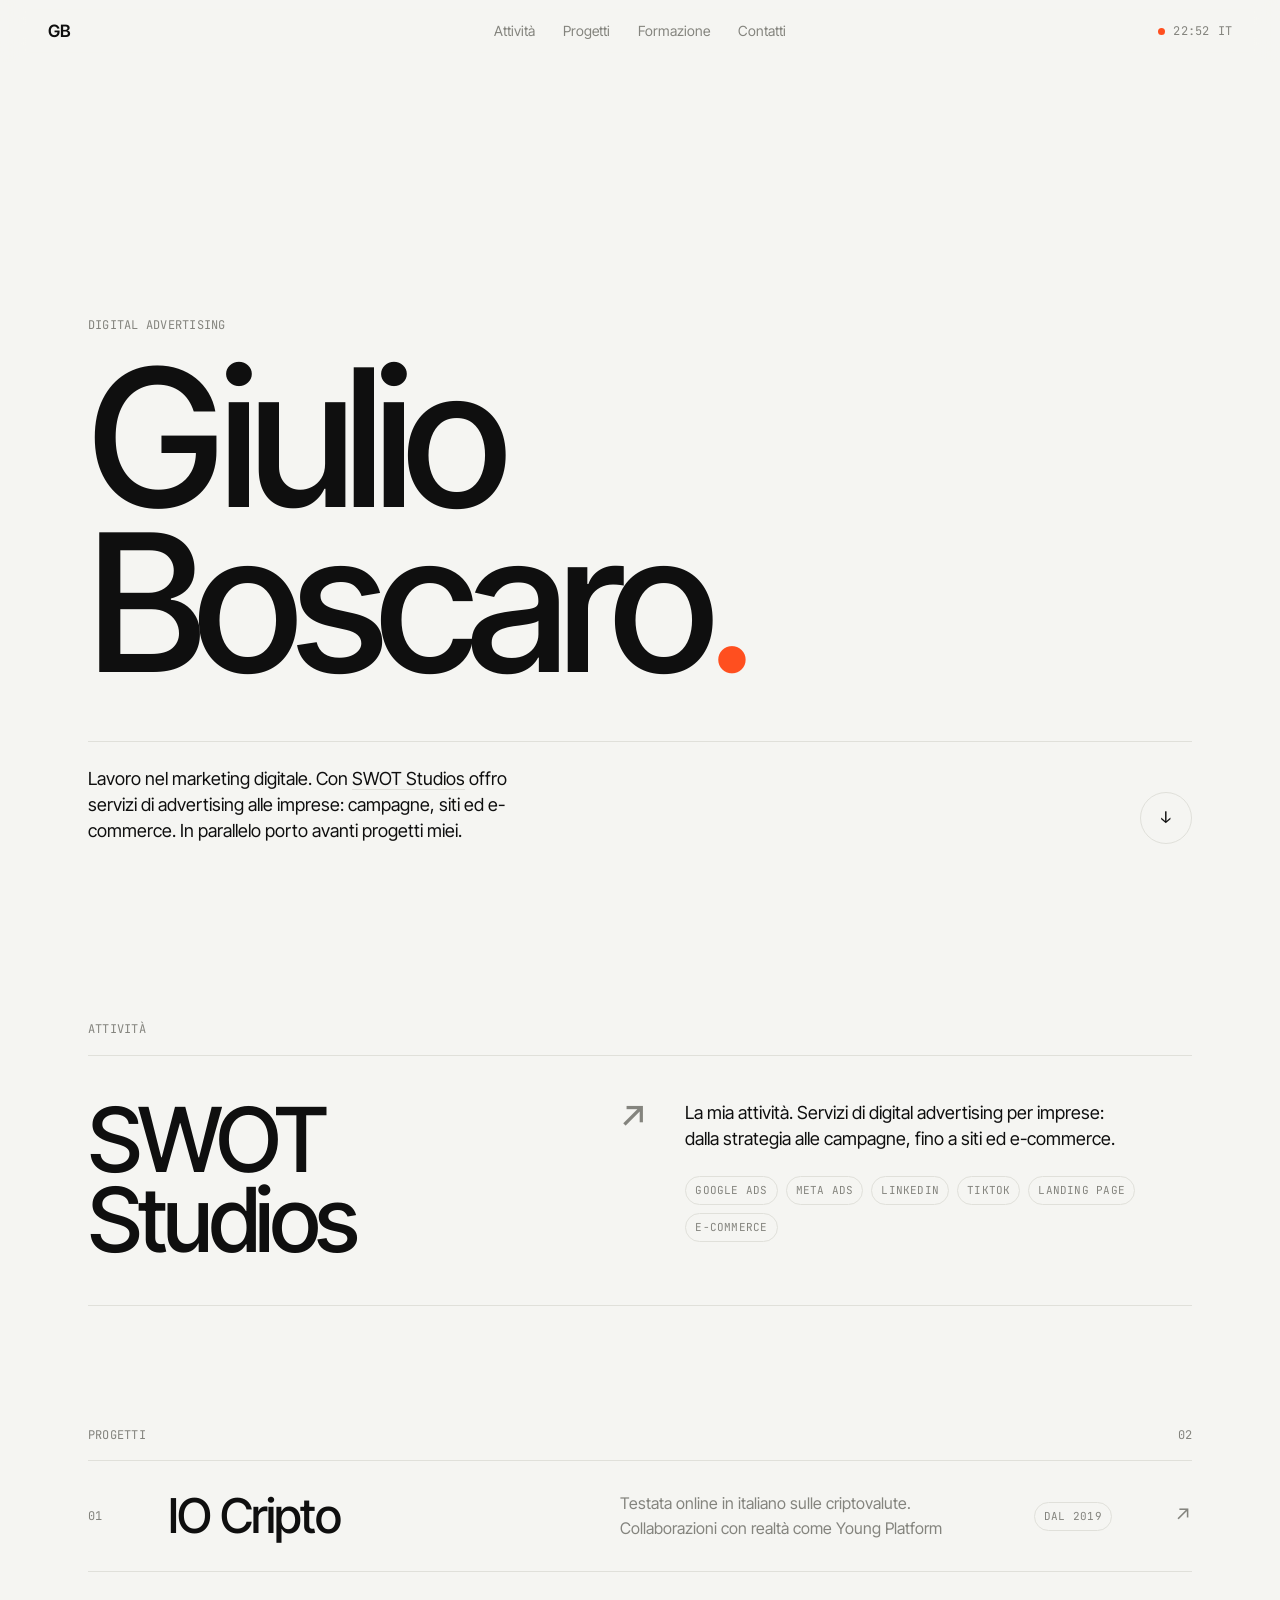
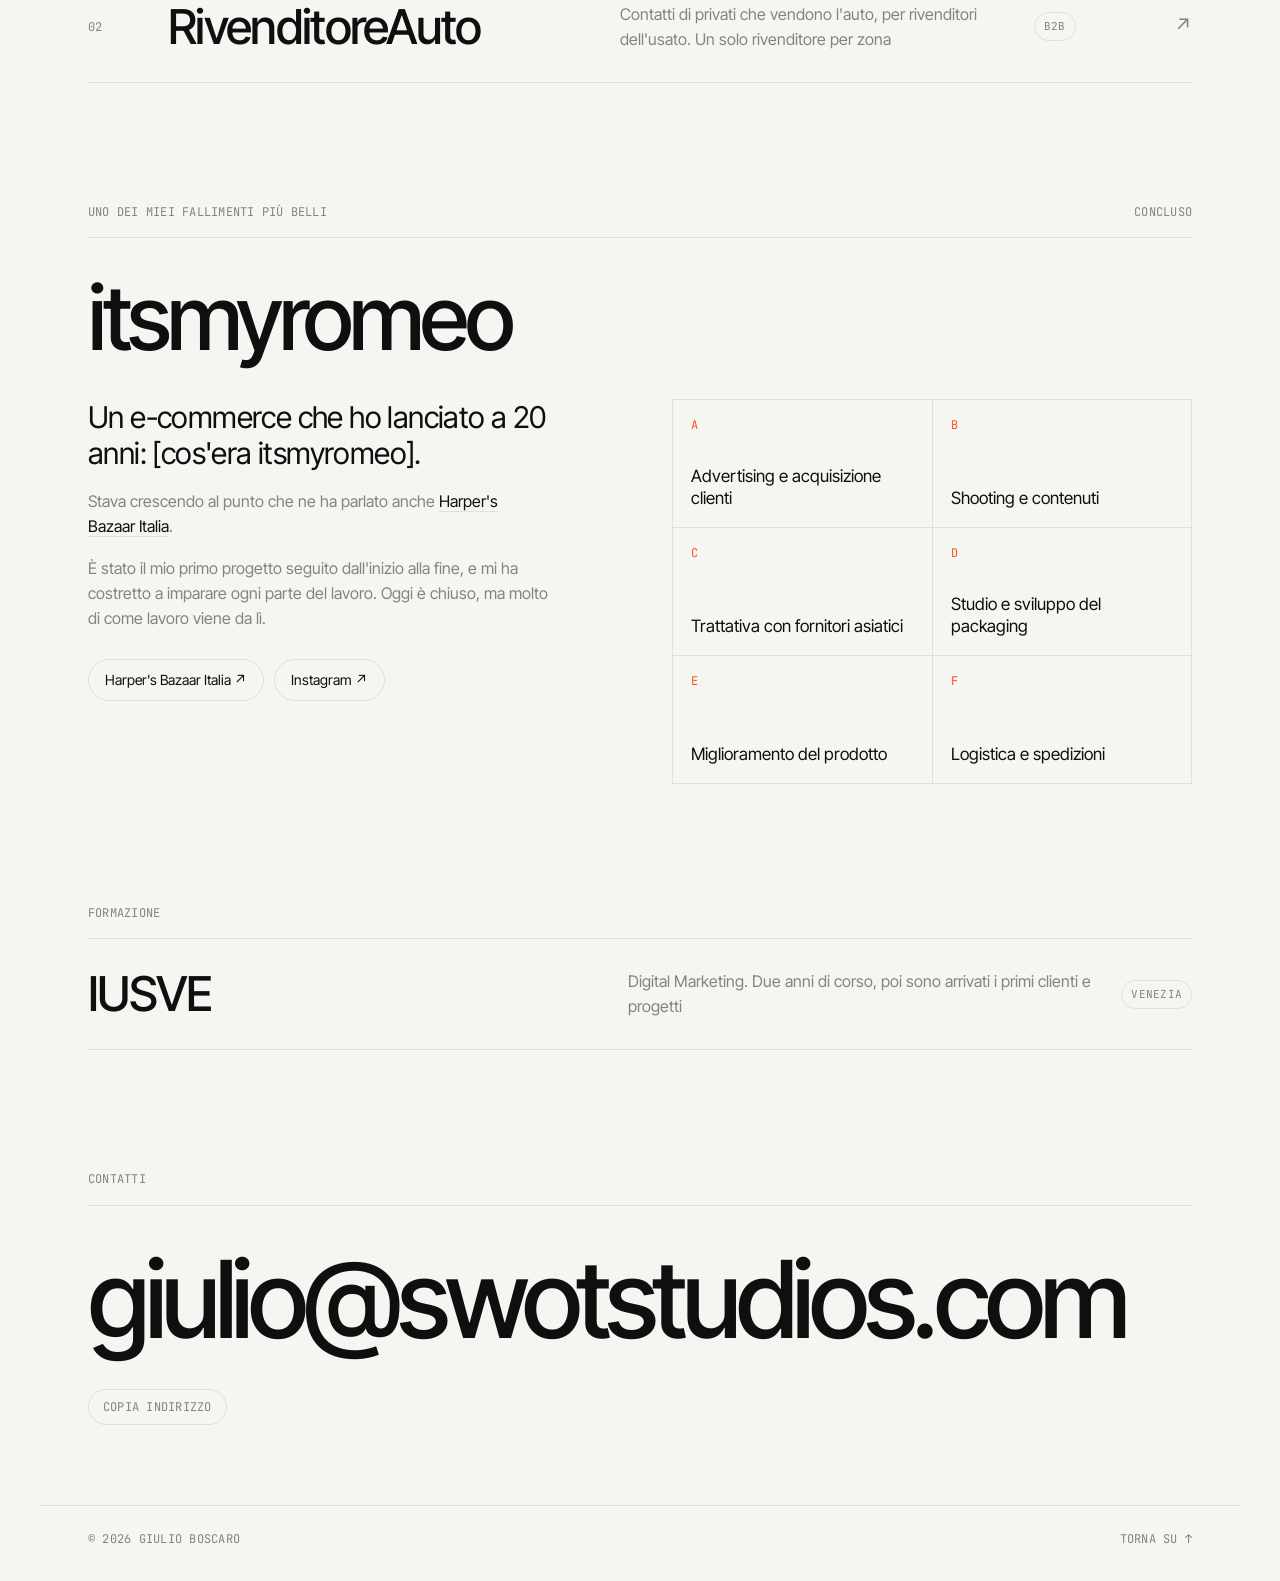
<file: index.html>
<!doctype html>
<html lang="it">
<head>
  <meta charset="utf-8">
  <meta name="viewport" content="width=device-width, initial-scale=1">
  <title>Giulio Boscaro</title>
  <meta name="description" content="Giulio Boscaro — digital advertising, progetti e formazione.">
  <meta property="og:title" content="Giulio Boscaro">
  <meta property="og:description" content="Digital advertising, progetti e formazione.">
  <meta property="og:type" content="website">
  <link rel="icon" href="favicon.svg" type="image/svg+xml">
  <link rel="preconnect" href="https://fonts.googleapis.com">
  <link rel="preconnect" href="https://fonts.gstatic.com" crossorigin>
  <link href="https://fonts.googleapis.com/css2?family=Inter+Tight:wght@400;500;600&family=JetBrains+Mono:wght@400;500&display=swap" rel="stylesheet">
  <link rel="stylesheet" href="styles.css">
</head>
<body>
  <header class="bar">
    <a href="#" class="mark">GB</a>
    <nav>
      <a href="#attivita">Attività</a>
      <a href="#progetti">Progetti</a>
      <a href="#formazione">Formazione</a>
      <a href="#contatti">Contatti</a>
    </nav>
    <span class="clock mono" aria-label="Ora in Italia"><span class="dot"></span><span id="clock">--:--</span> IT</span>
  </header>

  <main>
    <!-- HERO -->
    <section class="hero">
      <p class="label mono reveal">Digital advertising</p>
      <h1 class="reveal">
        <span>Giulio</span>
        <span>Boscaro<span class="accent">.</span></span>
      </h1>
      <div class="hero-foot">
        <p class="bio reveal">
          Lavoro nel marketing digitale. Con
          <a href="https://swotstudios.com" target="_blank" rel="noopener">SWOT Studios</a>
          offro servizi di advertising alle imprese: campagne, siti ed e-commerce.
          In parallelo porto avanti progetti miei.
        </p>
        <a href="#attivita" class="scroll mono reveal" aria-label="Vai all'attività">↓</a>
      </div>
    </section>

    <!-- ATTIVITÀ -->
    <section id="attivita" class="section">
      <div class="section-head reveal">
        <h2 class="label mono">Attività</h2>
      </div>

      <a href="https://swotstudios.com" target="_blank" rel="noopener" class="business reveal" data-cursor="Visita">
        <span class="b-name">SWOT Studios<span class="p-arrow" aria-hidden="true">↗</span></span>
        <span class="b-body">
          <span class="b-desc">
            La mia attività. Servizi di digital advertising per imprese:
            dalla strategia alle campagne, fino a siti ed e-commerce.
          </span>
          <span class="b-tags">
            <span class="p-tag mono">Google Ads</span>
            <span class="p-tag mono">Meta Ads</span>
            <span class="p-tag mono">LinkedIn</span>
            <span class="p-tag mono">TikTok</span>
            <span class="p-tag mono">Landing page</span>
            <span class="p-tag mono">E-commerce</span>
          </span>
        </span>
      </a>
    </section>

    <!-- PROGETTI -->
    <section id="progetti" class="section">
      <div class="section-head reveal">
        <h2 class="label mono">Progetti</h2>
        <span class="count mono">02</span>
      </div>

      <ul class="projects">
        <li class="reveal">
          <a href="https://iocripto.com" target="_blank" rel="noopener" class="project" data-cursor="Visita">
            <span class="num mono">01</span>
            <span class="p-name">IO Cripto</span>
            <span class="p-desc">Testata online in italiano sulle criptovalute. Collaborazioni con realtà come Young Platform</span>
            <span class="p-tag mono">Dal 2019</span>
            <span class="p-arrow" aria-hidden="true">↗</span>
          </a>
        </li>
        <li class="reveal">
          <a href="https://rivenditoreauto.com" target="_blank" rel="noopener" class="project" data-cursor="Visita">
            <span class="num mono">02</span>
            <span class="p-name">RivenditoreAuto</span>
            <span class="p-desc">Contatti di privati che vendono l'auto, per rivenditori dell'usato. Un solo rivenditore per zona</span>
            <span class="p-tag mono">B2B</span>
            <span class="p-arrow" aria-hidden="true">↗</span>
          </a>
        </li>
      </ul>
    </section>

    <!-- ITSMYROMEO -->
    <section id="itsmyromeo" class="section case">
      <div class="section-head reveal">
        <h2 class="label mono">Uno dei miei fallimenti più belli</h2>
        <span class="count mono">Concluso</span>
      </div>

      <p class="case-name reveal">itsmyromeo</p>

      <div class="case-grid">
        <div class="case-text reveal">
          <!-- TODO: cos'era itsmyromeo (prodotto e messaggio) -->
          <p class="case-lead">
            Un e-commerce che ho lanciato a 20 anni: [cos'era itsmyromeo].
          </p>
          <p>
            Stava crescendo al punto che ne ha parlato anche
            <a href="https://www.harpersbazaar.com/it/cultura/costume/a39582078/itsmyromeo-cos-e-violenza-sulle-donne/" target="_blank" rel="noopener">Harper's Bazaar Italia</a>.
          </p>
          <p>
            È stato il mio primo progetto seguito dall'inizio alla fine, e mi ha
            costretto a imparare ogni parte del lavoro. Oggi è chiuso, ma molto
            di come lavoro viene da lì.
          </p>
          <p class="links">
            <a href="https://www.harpersbazaar.com/it/cultura/costume/a39582078/itsmyromeo-cos-e-violenza-sulle-donne/" target="_blank" rel="noopener">Harper's Bazaar Italia ↗</a>
            <a href="https://www.instagram.com/itsmyromeofficial/" target="_blank" rel="noopener">Instagram ↗</a>
          </p>
        </div>

        <ol class="skills reveal">
          <li><span class="mono">A</span>Advertising e acquisizione clienti</li>
          <li><span class="mono">B</span>Shooting e contenuti</li>
          <li><span class="mono">C</span>Trattativa con fornitori asiatici</li>
          <li><span class="mono">D</span>Studio e sviluppo del packaging</li>
          <li><span class="mono">E</span>Miglioramento del prodotto</li>
          <li><span class="mono">F</span>Logistica e spedizioni</li>
        </ol>
      </div>
    </section>

    <!-- FORMAZIONE -->
    <section id="formazione" class="section">
      <div class="section-head reveal">
        <h2 class="label mono">Formazione</h2>
      </div>
      <div class="edu reveal">
        <span class="p-name">IUSVE</span>
        <span class="p-desc">Digital Marketing. Due anni di corso, poi sono arrivati i primi clienti e progetti</span>
        <span class="p-tag mono">Venezia</span>
      </div>
    </section>

    <!-- CONTATTI -->
    <section id="contatti" class="section contact">
      <div class="section-head reveal">
        <h2 class="label mono">Contatti</h2>
      </div>
      <a href="mailto:giulio@swotstudios.com" class="mail reveal">giulio<wbr>@swotstudios.com</a>
      <button type="button" class="copy mono reveal" data-copy="giulio@swotstudios.com">Copia indirizzo</button>
    </section>
  </main>

  <footer class="mono">
    <span>© <span id="year">2026</span> Giulio Boscaro</span>
    <a href="#">Torna su ↑</a>
  </footer>

  <div class="cursor mono" aria-hidden="true"></div>

  <script src="main.js"></script>
</body>
</html>
</file>
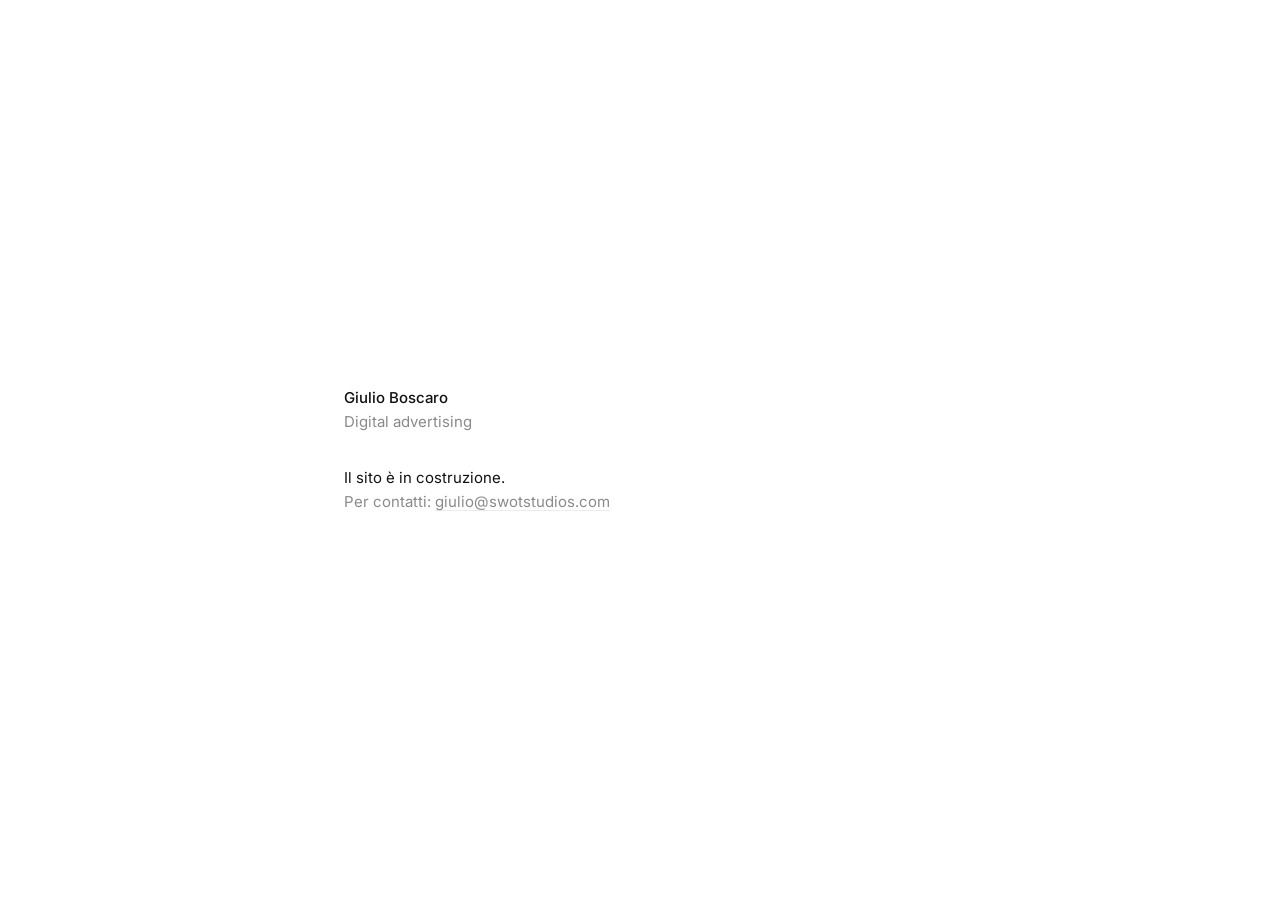
<file: manutenzione.html>
<!doctype html>
<html lang="it">
<head>
  <meta charset="utf-8">
  <meta name="viewport" content="width=device-width, initial-scale=1">
  <meta name="robots" content="noindex">
  <title>Giulio Boscaro</title>
  <link rel="icon" href="/favicon.svg" type="image/svg+xml">
  <link rel="preconnect" href="https://fonts.googleapis.com">
  <link rel="preconnect" href="https://fonts.gstatic.com" crossorigin>
  <link href="https://fonts.googleapis.com/css2?family=Inter:wght@400;500&display=swap" rel="stylesheet">
  <style>
    :root { --bg: #ffffff; --fg: #111111; --muted: #8a8a8a; --line: #ececec; }
    @media (prefers-color-scheme: dark) {
      :root { --bg: #0e0e0e; --fg: #ededed; --muted: #7a7a7a; --line: #222222; }
    }
    * { box-sizing: border-box; }
    body {
      margin: 0;
      min-height: 100vh;
      display: grid;
      place-items: center;
      background: var(--bg);
      color: var(--fg);
      font: 400 15px/1.6 Inter, system-ui, -apple-system, sans-serif;
      -webkit-font-smoothing: antialiased;
    }
    main { max-width: 640px; width: 100%; padding: 24px; }
    h1 { margin: 0; font-size: 15px; font-weight: 500; }
    p { margin: 0; color: var(--muted); }
    .note { margin-top: 32px; color: var(--fg); }
    a {
      color: inherit;
      text-decoration: underline;
      text-decoration-color: var(--line);
      text-underline-offset: 3px;
      transition: text-decoration-color .2s;
    }
    a:hover { text-decoration-color: var(--fg); }
  </style>
</head>
<body>
  <main>
    <h1>Giulio Boscaro</h1>
    <p>Digital advertising</p>
    <p class="note">Il sito è in costruzione.</p>
    <p>Per contatti: <a href="mailto:giulio@swotstudios.com">giulio@swotstudios.com</a></p>
  </main>
</body>
</html>
</file>
<file: styles.css>
:root {
  --bg: #f5f5f2;
  --fg: #0f0f0f;
  --muted: #84847e;
  --line: #e0e0da;
  --surface: #ecece7;
  --accent: #ff4f1f;
  --max: 1200px;
  --pad: clamp(16px, 4vw, 48px);
  --ease: cubic-bezier(.2, .7, .1, 1);
}

@media (prefers-color-scheme: dark) {
  :root {
    --bg: #0d0d0c;
    --fg: #efefea;
    --muted: #75756f;
    --line: #232321;
    --surface: #161615;
    --accent: #ff6a3d;
  }
}

* { box-sizing: border-box; }

html { scroll-behavior: smooth; }

body {
  margin: 0;
  background: var(--bg);
  color: var(--fg);
  font: 400 16px/1.55 "Inter Tight", system-ui, -apple-system, sans-serif;
  -webkit-font-smoothing: antialiased;
  overflow-x: hidden;
}

::selection { background: var(--accent); color: #fff; }

a { color: inherit; text-decoration: none; }

.mono {
  font-family: "JetBrains Mono", ui-monospace, monospace;
  font-size: 12px;
  letter-spacing: .02em;
  text-transform: uppercase;
}

.label { margin: 0; font-weight: 400; color: var(--muted); }

.accent { color: var(--accent); }

/* barra in alto */
.bar {
  position: fixed;
  top: 0; left: 0; right: 0;
  z-index: 20;
  display: grid;
  grid-template-columns: 1fr auto 1fr;
  align-items: center;
  padding: 18px var(--pad);
  background: color-mix(in srgb, var(--bg) 80%, transparent);
  backdrop-filter: blur(12px);
  -webkit-backdrop-filter: blur(12px);
}

.mark { font-weight: 600; font-size: 17px; letter-spacing: -.02em; }

.bar nav { display: flex; gap: 28px; font-size: 14px; }

.bar nav a { color: var(--muted); transition: color .2s; }
.bar nav a:hover { color: var(--fg); }

.clock {
  justify-self: end;
  display: inline-flex;
  align-items: center;
  gap: 8px;
  color: var(--muted);
}

.dot {
  width: 7px; height: 7px;
  border-radius: 50%;
  background: var(--accent);
  animation: pulse 2s ease-in-out infinite;
}

@keyframes pulse {
  50% { opacity: .3; }
}

main, footer {
  max-width: var(--max);
  margin: 0 auto;
  padding-left: var(--pad);
  padding-right: var(--pad);
}

/* hero */
.hero {
  min-height: 100svh;
  display: flex;
  flex-direction: column;
  justify-content: flex-end;
  padding: 120px 0 56px;
}

h1 {
  margin: 20px 0 0;
  font-weight: 500;
  font-size: clamp(64px, 15vw, 210px);
  line-height: .86;
  letter-spacing: -.055em;
}

h1 > span { display: block; }

.hero-foot {
  margin-top: 56px;
  padding-top: 24px;
  border-top: 1px solid var(--line);
  display: flex;
  justify-content: space-between;
  align-items: flex-end;
  gap: 32px;
}

.bio {
  margin: 0;
  max-width: 460px;
  font-size: 18px;
  line-height: 1.45;
}

.bio a {
  background: linear-gradient(var(--accent), var(--accent)) 0 100% / 0 1px no-repeat;
  border-bottom: 1px solid var(--line);
  transition: background-size .4s var(--ease);
}

.bio a:hover { background-size: 100% 1px; }

.scroll {
  width: 52px; height: 52px;
  flex: none;
  display: grid;
  place-items: center;
  border: 1px solid var(--line);
  border-radius: 50%;
  font-size: 16px;
  transition: background .3s, color .3s, border-color .3s;
}

.scroll:hover { background: var(--fg); color: var(--bg); border-color: var(--fg); }

/* sezioni */
.section { padding: 120px 0 0; }

.section-head {
  display: flex;
  justify-content: space-between;
  padding-bottom: 16px;
  border-bottom: 1px solid var(--line);
}

.count { color: var(--muted); }

/* progetti */
.projects { list-style: none; margin: 0; padding: 0; }

.project,
.edu {
  position: relative;
  display: grid;
  grid-template-columns: 56px minmax(0, 1.1fr) minmax(0, 1fr) 110px 24px;
  align-items: center;
  gap: 24px;
  padding: 30px 0;
  border-bottom: 1px solid var(--line);
}

.edu { grid-template-columns: minmax(0, 1.1fr) minmax(0, 1fr) auto; }

.project::before {
  content: "";
  position: absolute;
  inset: 0 calc(var(--pad) * -1);
  background: var(--surface);
  transform: scaleY(0);
  transform-origin: bottom;
  transition: transform .45s var(--ease);
  z-index: -1;
}

.project:hover::before { transform: scaleY(1); }

.num { color: var(--muted); }

.p-name {
  font-size: clamp(28px, 4vw, 48px);
  font-weight: 500;
  letter-spacing: -.035em;
  line-height: 1;
  transition: transform .45s var(--ease);
}

.project:hover .p-name { transform: translateX(10px); }

.p-desc { color: var(--muted); }

.p-tag {
  justify-self: start;
  padding: 5px 9px;
  border: 1px solid var(--line);
  border-radius: 999px;
  color: var(--muted);
  font-size: 11px;
}

.edu .p-tag { justify-self: end; }

.p-arrow {
  justify-self: end;
  font-size: 20px;
  color: var(--muted);
  transition: transform .45s var(--ease), color .3s;
}

.project:hover .p-arrow { color: var(--accent); transform: translate(3px, -3px); }
.project[href^="#"]:hover .p-arrow { transform: translateY(4px); }

/* attività */
.business {
  position: relative;
  display: grid;
  grid-template-columns: minmax(0, 1.1fr) minmax(0, 1fr);
  gap: 40px;
  padding: 44px 0;
  border-bottom: 1px solid var(--line);
}

.business::before {
  content: "";
  position: absolute;
  inset: 0 calc(var(--pad) * -1);
  background: var(--surface);
  transform: scaleY(0);
  transform-origin: bottom;
  transition: transform .45s var(--ease);
  z-index: -1;
}

.business:hover::before { transform: scaleY(1); }

.b-name {
  display: flex;
  align-items: flex-start;
  gap: 14px;
  font-size: clamp(44px, 7vw, 96px);
  font-weight: 500;
  letter-spacing: -.05em;
  line-height: .9;
}

.b-name .p-arrow { font-size: .4em; margin-top: .1em; }
.business:hover .p-arrow { color: var(--accent); transform: translate(3px, -3px); }

.b-desc {
  display: block;
  font-size: 18px;
  line-height: 1.45;
  max-width: 440px;
}

.b-tags {
  display: flex;
  flex-wrap: wrap;
  gap: 8px;
  margin-top: 24px;
}

/* caso itsmyromeo */
.case-name {
  margin: 40px 0 0;
  font-size: clamp(44px, 7vw, 96px);
  font-weight: 500;
  letter-spacing: -.05em;
  line-height: .9;
}

.case-grid {
  display: grid;
  grid-template-columns: 1fr 1fr;
  gap: 64px;
  padding-top: 40px;
}

.case-text p { margin: 0 0 18px; color: var(--muted); max-width: 460px; }

.case-text p a {
  color: var(--fg);
  border-bottom: 1px solid var(--line);
  transition: border-color .2s;
}

.case-text p a:hover { border-color: var(--accent); }

.case-text .case-lead {
  color: var(--fg);
  font-size: clamp(22px, 2.6vw, 30px);
  line-height: 1.2;
  letter-spacing: -.02em;
}

.links { display: flex; flex-wrap: wrap; gap: 10px; margin-top: 28px !important; }

.links a {
  padding: 9px 16px;
  border: 1px solid var(--line);
  border-radius: 999px;
  color: var(--fg);
  font-size: 14px;
  transition: background .3s, color .3s, border-color .3s;
}

.links a:hover { background: var(--fg); color: var(--bg); border-color: var(--fg); }

.skills {
  list-style: none;
  margin: 0;
  padding: 0;
  display: grid;
  grid-template-columns: 1fr 1fr;
  border-top: 1px solid var(--line);
  border-left: 1px solid var(--line);
}

.skills li {
  display: flex;
  flex-direction: column;
  justify-content: space-between;
  gap: 28px;
  min-height: 128px;
  padding: 18px;
  border-right: 1px solid var(--line);
  border-bottom: 1px solid var(--line);
  font-size: 17px;
  line-height: 1.25;
  transition: background .3s;
}

.skills li:hover { background: var(--surface); }
.skills li span { color: var(--accent); }

/* contatti */
.contact { padding-bottom: 80px; }

.mail {
  display: inline-block;
  margin-top: 40px;
  font-size: clamp(36px, 8.4vw, 116px);
  font-weight: 500;
  letter-spacing: -.05em;
  line-height: 1;
  background: linear-gradient(var(--accent), var(--accent)) 0 100% / 0 3px no-repeat;
  padding-bottom: 8px;
  transition: background-size .6s var(--ease), color .3s;
}

.mail:hover { background-size: 100% 3px; }

.copy {
  display: block;
  margin-top: 28px;
  padding: 9px 14px;
  background: none;
  border: 1px solid var(--line);
  border-radius: 999px;
  color: var(--muted);
  cursor: pointer;
  transition: color .2s, border-color .2s;
}

.copy:hover { color: var(--fg); border-color: var(--fg); }
.copy.done { color: var(--accent); border-color: var(--accent); }

footer {
  display: flex;
  justify-content: space-between;
  padding-top: 24px;
  padding-bottom: 32px;
  border-top: 1px solid var(--line);
  color: var(--muted);
}

footer a:hover { color: var(--fg); }

/* etichetta che segue il cursore */
.cursor {
  position: fixed;
  top: 0; left: 0;
  z-index: 30;
  padding: 8px 12px;
  border-radius: 999px;
  background: var(--accent);
  color: #fff;
  pointer-events: none;
  opacity: 0;
  transform: translate(-50%, -50%) scale(.6);
  transition: opacity .25s, transform .25s var(--ease);
}

.cursor.on { opacity: 1; transform: translate(-50%, -50%) scale(1); }

/* animazioni d'ingresso */
.js .reveal {
  opacity: 0;
  transform: translateY(24px);
  transition: opacity .9s var(--ease), transform .9s var(--ease);
  transition-delay: var(--d, 0s);
}

.js .reveal.in { opacity: 1; transform: none; }

@media (prefers-reduced-motion: reduce) {
  html { scroll-behavior: auto; }
  .js .reveal { opacity: 1; transform: none; transition: none; }
  .dot { animation: none; }
}

/* tablet */
@media (max-width: 900px) {
  .project { grid-template-columns: 40px 1fr auto 24px; }
  .project .p-desc { grid-column: 2 / -1; grid-row: 2; margin-top: -12px; }
  .case-grid { grid-template-columns: 1fr; gap: 40px; }
  .business { grid-template-columns: 1fr; gap: 24px; }
}

/* mobile */
@media (max-width: 600px) {
  .bar { grid-template-columns: 1fr auto; }
  .bar nav { display: none; }

  .hero { padding-bottom: 32px; }
  .hero-foot { margin-top: 36px; }
  .bio { font-size: 16px; }
  .scroll { width: 44px; height: 44px; }

  .section { padding-top: 88px; }

  .project { grid-template-columns: 1fr auto auto; gap: 12px; padding: 22px 0; }
  .project .num { display: none; }
  .project .p-desc { grid-column: 1 / -1; grid-row: 2; margin-top: -4px; }

  .edu { grid-template-columns: 1fr auto; gap: 8px 16px; }
  .edu .p-desc { grid-column: 1 / -1; grid-row: 2; }

  .skills { grid-template-columns: 1fr; }
  .skills li { min-height: 0; flex-direction: row; justify-content: flex-start; align-items: baseline; gap: 14px; }

  footer { gap: 16px; }
}
</file>
